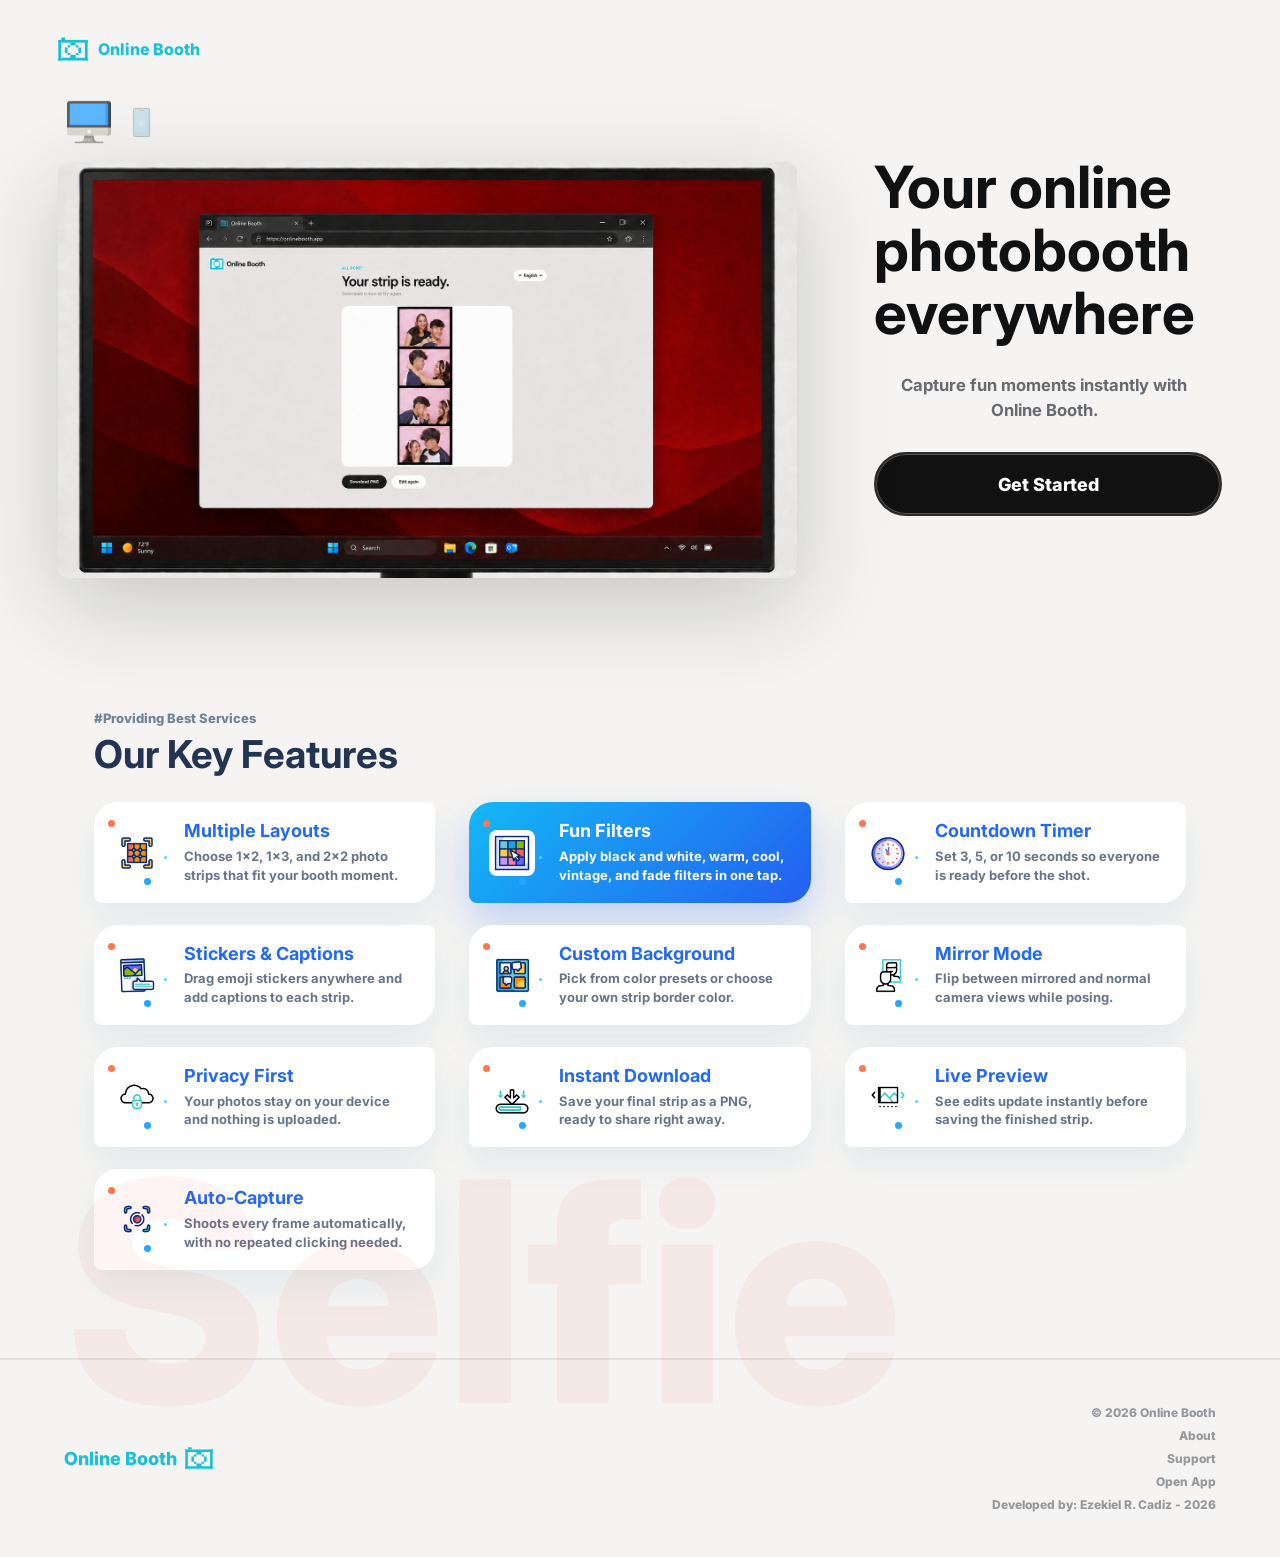
<file: index.html>
<!DOCTYPE html>
<html lang="en">
<head>
  <meta charset="UTF-8">
  <meta name="viewport" content="width=device-width, initial-scale=1.0">
  <title>Online Booth</title>
  <link rel="icon" type="image/svg+xml" href="assets/camera-svgrepo-com.svg">
  <link rel="preconnect" href="https://fonts.googleapis.com">
  <link rel="preconnect" href="https://fonts.gstatic.com" crossorigin>
  <link href="https://fonts.googleapis.com/css2?family=Inter:wght@500;600;700;800&display=swap" rel="stylesheet">
  <link rel="stylesheet" href="styles.css">
</head>
<body class="scroll-reveal-enabled">
  <div class="curtain-loader" aria-hidden="true">
    <span class="curtain-panel curtain-panel-left"></span>
    <span class="curtain-panel curtain-panel-right"></span>
  </div>

  <main class="hero">
    <nav class="brand" aria-label="Primary">
      <a class="brand-mark" href="index.html">
        <span class="brand-icon"><img src="assets/camera-svgrepo-com.svg" alt=""></span>
        <span>Online Booth</span>
      </a>
    </nav>

    <section class="hero-grid" aria-labelledby="hero-title">
      <div class="preview-panel">
        <div class="device-view-indicator" aria-label="Current preview mode">
          <span class="device-view-icon desktop-view-icon" aria-label="Desktop view">
            <img src="assets/desktop.png" alt="">
          </span>
          <span class="device-view-icon phone-view-icon" aria-label="Mobile view">
            <img src="assets/phone.png" alt="">
          </span>
        </div>

        <div class="device-preview-scene">
          <img class="desktop-preview-image" src="assets/online-booth-pc.png" alt="Online Booth strip ready preview displayed on a desktop computer">
          <img class="phone-preview-image" src="assets/online-booth-phone-preview.png" alt="Online Booth strip ready preview on a mobile phone">
        </div>
      </div>

      <div class="hero-copy">
        <h1 id="hero-title">Your online photobooth everywhere</h1>
        <p>Capture fun moments instantly with Online Booth.</p>
        <a class="cta" href="photobooth.html">Get Started</a>
      </div>
    </section>

    <section class="features" aria-labelledby="features-title">
      <div class="features-heading">
        <p>#Providing Best Services</p>
        <h2 id="features-title">Our Key Features</h2>
      </div>

      <div class="features-grid">
        <article class="feature-card">
          <span class="feature-icon feature-gif" aria-hidden="true">
            <img src="assets/features/grid.gif" alt="">
          </span>
          <div>
            <h3>Multiple Layouts</h3>
            <p>Choose 1x2, 1x3, and 2x2 photo strips that fit your booth moment.</p>
          </div>
        </article>

        <article class="feature-card is-featured">
          <span class="feature-icon feature-gif" aria-hidden="true">
            <img src="assets/features/fun_filters.gif" alt="">
          </span>
          <div>
            <h3>Fun Filters</h3>
            <p>Apply black and white, warm, cool, vintage, and fade filters in one tap.</p>
          </div>
        </article>

        <article class="feature-card">
          <span class="feature-icon feature-gif" aria-hidden="true">
            <img src="assets/features/timer.gif" alt="">
          </span>
          <div>
            <h3>Countdown Timer</h3>
            <p>Set 3, 5, or 10 seconds so everyone is ready before the shot.</p>
          </div>
        </article>

        <article class="feature-card">
          <span class="feature-icon feature-gif" aria-hidden="true">
            <img src="assets/features/caption.gif" alt="">
          </span>
          <div>
            <h3>Stickers &amp; Captions</h3>
            <p>Drag emoji stickers anywhere and add captions to each strip.</p>
          </div>
        </article>

        <article class="feature-card">
          <span class="feature-icon feature-gif" aria-hidden="true">
            <img src="assets/features/background.gif" alt="">
          </span>
          <div>
            <h3>Custom Background</h3>
            <p>Pick from color presets or choose your own strip border color.</p>
          </div>
        </article>

        <article class="feature-card">
          <span class="feature-icon feature-gif" aria-hidden="true">
            <img src="assets/features/mirror.gif" alt="">
          </span>
          <div>
            <h3>Mirror Mode</h3>
            <p>Flip between mirrored and normal camera views while posing.</p>
          </div>
        </article>

        <article class="feature-card">
          <span class="feature-icon feature-gif" aria-hidden="true">
            <img src="assets/features/privacy.gif" alt="">
          </span>
          <div>
            <h3>Privacy First</h3>
            <p>Your photos stay on your device and nothing is uploaded.</p>
          </div>
        </article>

        <article class="feature-card">
          <span class="feature-icon feature-gif" aria-hidden="true">
            <img src="assets/features/download.gif" alt="">
          </span>
          <div>
            <h3>Instant Download</h3>
            <p>Save your final strip as a PNG, ready to share right away.</p>
          </div>
        </article>

        <article class="feature-card">
          <span class="feature-icon feature-gif" aria-hidden="true">
            <img src="assets/features/live.gif" alt="">
          </span>
          <div>
            <h3>Live Preview</h3>
            <p>See edits update instantly before saving the finished strip.</p>
          </div>
        </article>

        <article class="feature-card">
          <span class="feature-icon feature-gif" aria-hidden="true">
            <img src="assets/features/capture.gif" alt="">
          </span>
          <div>
            <h3>Auto-Capture</h3>
            <p>Shoots every frame automatically, with no repeated clicking needed.</p>
          </div>
        </article>
      </div>
    </section>
  </main>

  <section class="closing">
    <div class="footer-bg" aria-hidden="true">Selfie</div>
    <footer class="site-footer">
      <a class="footer-brand" href="index.html">
        <span>Online Booth</span>
        <img src="assets/camera-svgrepo-com.svg" alt="">
      </a>
      <div class="footer-info">
        <p>&copy; 2026 Online Booth</p>
        <button class="footer-link-button" type="button" data-about-open>About</button>
        <button class="footer-link-button" type="button" data-support-open>Support</button>
        <a href="photobooth.html">Open App</a>
        <p>Developed by: Ezekiel R. Cadiz - 2026</p>
      </div>
    </footer>
  </section>

  <div class="support-modal" id="support-modal" hidden>
    <div class="support-modal-backdrop" data-support-close></div>
    <section class="support-dialog" role="dialog" aria-modal="true" aria-labelledby="support-title">
      <button class="support-close" type="button" aria-label="Close support" data-support-close>&times;</button>
      <p class="section-kicker">Need help?</p>
      <h2 id="support-title">Support</h2>
      <div class="support-tabs" aria-label="Support options">
        <button class="support-tab is-active" type="button" data-support-tab="faq">FAQ</button>
        <button class="support-tab" type="button" data-support-tab="comment">Comment</button>
      </div>

      <div class="support-panel is-active" data-support-panel="faq">
        <article class="faq-item">
          <h3>Do I need to create an account?</h3>
          <p>No. Online Booth works instantly in your browser with no sign-up, no login, and no account required.</p>
        </article>
        <article class="faq-item">
          <h3>Are my photos saved or uploaded anywhere?</h3>
          <p>No. Your photos are processed on your device. Nothing is uploaded to a server, and refreshing or closing the tab clears the session.</p>
        </article>
        <article class="faq-item">
          <h3>Which browsers are supported?</h3>
          <p>Online Booth works in modern browsers that support camera access, including Chrome, Edge, Firefox, and Safari. It works best on desktop or laptop screens.</p>
        </article>
        <article class="faq-item">
          <h3>Why is my camera not showing up?</h3>
          <p>Your browser needs camera permission. Click the camera icon in the address bar, choose Allow, then reload. Also close apps that may already be using the camera.</p>
        </article>
        <article class="faq-item">
          <h3>Can I use Online Booth on mobile?</h3>
          <p>Yes, it works on modern mobile browsers, but the editing experience is smoother on a wider desktop or laptop screen.</p>
        </article>
        <article class="faq-item">
          <h3>How do I download my photo strip?</h3>
          <p>After your shots are taken and edited, open the result screen and click Download PNG to save the final strip to your device.</p>
        </article>
        <article class="faq-item">
          <h3>Can I change the layout mid-session?</h3>
          <p>Not while capturing. Choose your layout and timer before starting. To change them, retake the session and pick a new setup.</p>
        </article>
        <article class="faq-item">
          <h3>Is Online Booth free?</h3>
          <p>Yes. Online Booth is free to use, with no watermarks, hidden tiers, or paid downloads.</p>
        </article>
      </div>

      <form class="support-panel support-comment-form" data-support-panel="comment" hidden>
        <label>
          <span>Name</span>
          <input type="text" name="name" placeholder="Your name">
        </label>
        <label>
          <span>Email</span>
          <input type="email" name="email" placeholder="you@example.com">
        </label>
        <label>
          <span>Subject</span>
          <select name="subject">
            <option value="">Select a topic...</option>
            <option value="camera">Camera not working</option>
            <option value="download">Download issue</option>
            <option value="layout">Layout / strip question</option>
            <option value="bug">Found a bug</option>
            <option value="other">Other</option>
          </select>
        </label>
        <label>
          <span>Comment</span>
          <textarea name="comment" rows="4" placeholder="Tell us what happened..."></textarea>
        </label>
        <p class="support-form-status" aria-live="polite"></p>
        <button class="support-submit" type="submit">Send comment</button>
      </form>
    </section>
  </div>

  <div class="about-modal" id="about-modal" hidden>
    <div class="support-modal-backdrop" data-about-close></div>
    <section class="about-dialog" role="dialog" aria-modal="true" aria-labelledby="about-title">
      <button class="support-close" type="button" aria-label="Close about" data-about-close>&times;</button>
      <p class="section-kicker">About Online Booth</p>
      <h2 id="about-title">Made for the moment.</h2>

      <div class="about-story">
        <p>We all know that feeling when everyone is ready for a photo, but setting up takes too long. Online Booth was created to make capturing memories easier, faster, and more fun.</p>
        <p>Online Booth lets users take photobooth-style photos directly from their laptop or desktop browser. Just open the website, choose your layout, set the timer, pose, and capture your photo strip in seconds.</p>
        <p>It is designed for parties, school events, birthdays, celebrations, and simple moments with friends. No complicated setup is needed. Just open it and start snapping.</p>
        <p>Everything happens in a clean and simple way, giving users a smooth photobooth experience while keeping the fun and classic photo strip vibe.</p>
        <p>Online Booth is built to help people capture memories anytime, anywhere, one snap at a time.</p>
      </div>

      <div class="about-why">
        <p class="section-kicker">Why Online Booth</p>
        <div class="why-grid">
          <article class="why-card">
            <span>01</span>
            <h3>Capture the vibe.</h3>
            <p>More than just photos, Online Booth helps you save the feeling of the moment, the smiles, the fun, and the people you share it with.</p>
          </article>
          <article class="why-card">
            <span>02</span>
            <h3>Designed for quick fun.</h3>
            <p>Everything is made to be fast and smooth, so users can enjoy taking photos without worrying about complicated settings.</p>
          </article>
          <article class="why-card">
            <span>03</span>
            <h3>Your moment, your style.</h3>
            <p>Choose your layout, pose your way, and create a photo strip that feels personal, fun, and worth keeping.</p>
          </article>
        </div>
      </div>
    </section>
  </div>
  <script src="script.js"></script>
</body>
</html>
</file>
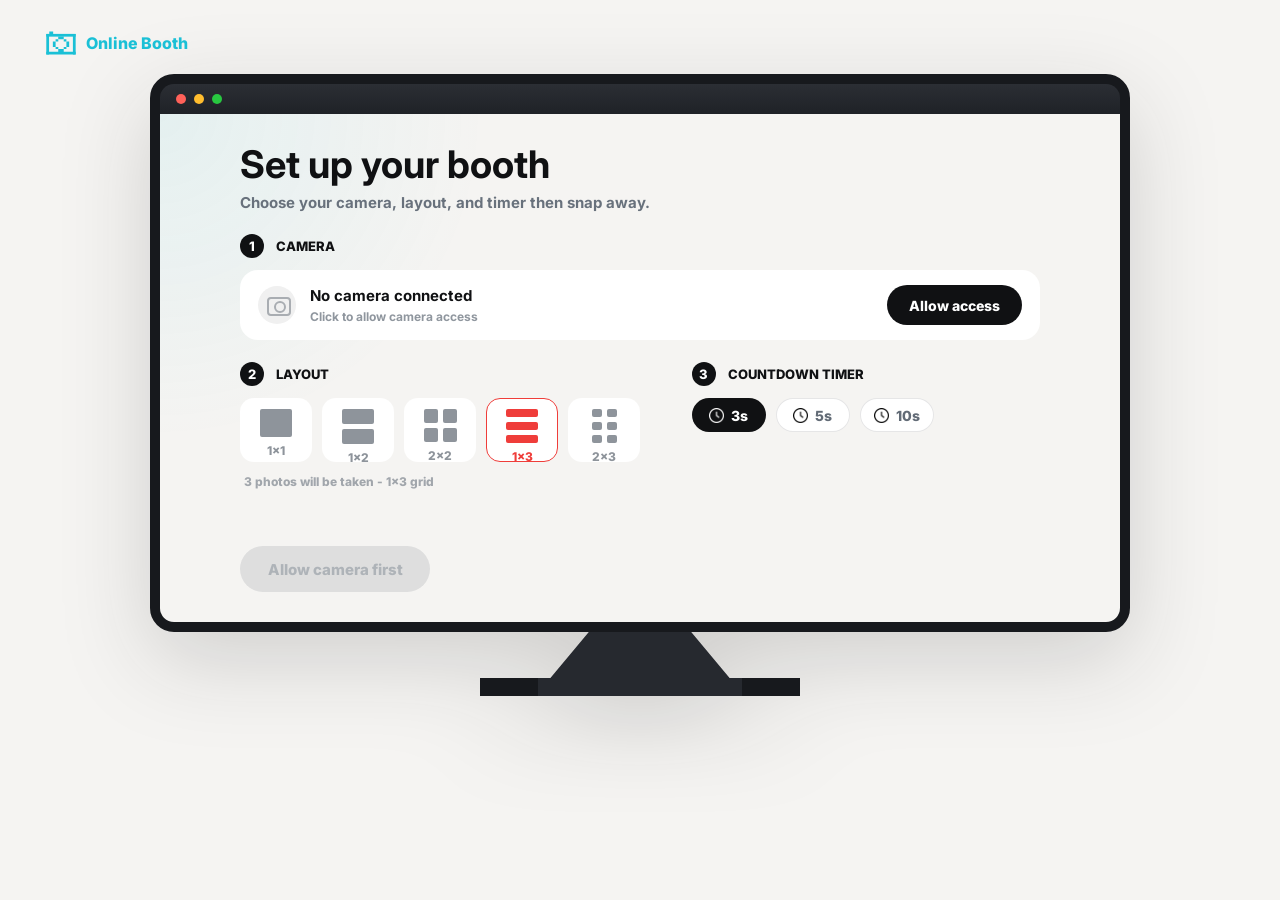
<file: edit.html>
<!DOCTYPE html>
<html lang="en">
<head>
  <meta charset="UTF-8">
  <meta name="viewport" content="width=device-width, initial-scale=1.0">
  <title>Online Booth | Edit Strip</title>
  <link rel="icon" type="image/svg+xml" href="assets/camera-svgrepo-com.svg">
  <link rel="preconnect" href="https://fonts.googleapis.com">
  <link rel="preconnect" href="https://fonts.gstatic.com" crossorigin>
  <link href="https://fonts.googleapis.com/css2?family=Inter:wght@500;600;700;800&display=swap" rel="stylesheet">
  <link rel="stylesheet" href="styles.css">
</head>
<body class="booth-page">
  <main class="edit-shell">
    <nav class="brand booth-brand" aria-label="Primary">
      <a class="brand-mark" href="index.html">
        <span class="brand-icon"><img src="assets/camera-svgrepo-com.svg" alt=""></span>
        <span>Online Booth</span>
      </a>
    </nav>

    <section class="edit-page" aria-labelledby="edit-title">
      <div class="edit-glow" aria-hidden="true"></div>
      <div class="edit-heading">
        <div>
          <p class="section-kicker">Almost ready</p>
          <h1 id="edit-title">Edit your strip</h1>
          <p>Add filters, a background color, stickers, and a caption.</p>
        </div>
        <a class="retake-button" href="photobooth.html">← Retake</a>
      </div>

      <div class="edit-layout">
        <div class="strip-preview-area">
          <div class="tablet-preview">
            <span class="tablet-camera" aria-hidden="true"></span>
            <div class="preview-frame">
              <div class="final-strip" id="final-strip"></div>
            </div>
          </div>
        </div>

        <div class="editor-dock">
          <div class="tool-tabs" aria-label="Editing tools">
            <button class="tool-tab is-active" type="button" data-tool="filter">Filter</button>
            <button class="tool-tab" type="button" data-tool="background">Background</button>
            <button class="tool-tab" type="button" data-tool="stickers">Stickers</button>
            <button class="tool-tab" type="button" data-tool="caption">Caption</button>
          </div>
          <button class="save-strip-button" type="button" id="save-strip">Save strip →</button>

          <section class="tool-panel is-active" data-tool-panel="filter">
            <h2>Filter</h2>
            <div class="tool-grid">
              <button class="tool-button is-active" type="button" data-filter="none">
                <span class="filter-sample sample-none" aria-hidden="true"></span>
                <span>None</span>
              </button>
              <button class="tool-button" type="button" data-filter="bw">
                <img class="filter-sample" src="assets/filter/b%26w.jpg" alt="">
                <span>B&amp;W</span>
              </button>
              <button class="tool-button" type="button" data-filter="warm">
                <img class="filter-sample" src="assets/filter/warm.avif" alt="">
                <span>Warm</span>
              </button>
              <button class="tool-button" type="button" data-filter="cool">
                <img class="filter-sample" src="assets/filter/cool.png" alt="">
                <span>Cool</span>
              </button>
              <button class="tool-button" type="button" data-filter="vintage">
                <img class="filter-sample" src="assets/filter/vintage.avif" alt="">
                <span>Vintage</span>
              </button>
              <button class="tool-button" type="button" data-filter="fade">
                <img class="filter-sample" src="assets/filter/fade.png" alt="">
                <span>Fade</span>
              </button>
            </div>
          </section>

          <section class="tool-panel" data-tool-panel="background" hidden>
            <div class="panel-heading">
              <h2>Background</h2>
              <span id="background-code">#E7E7E7</span>
            </div>
            <div class="swatches">
              <button class="swatch is-active" style="--swatch: #e7e7e7" type="button" data-color="#e7e7e7"></button>
              <button class="swatch" style="--swatch: #111111" type="button" data-color="#111111"></button>
              <button class="swatch" style="--swatch: #ef3d3a" type="button" data-color="#ef3d3a"></button>
              <button class="swatch" style="--swatch: #f59e0b" type="button" data-color="#f59e0b"></button>
              <button class="swatch" style="--swatch: #3b82f6" type="button" data-color="#3b82f6"></button>
              <button class="swatch" style="--swatch: #7c5cf6" type="button" data-color="#7c5cf6"></button>
            </div>
            <label class="custom-color">
              <input type="color" id="custom-color" value="#e7e7e7">
              <span>Custom color...</span>
            </label>
          </section>

          <section class="tool-panel" data-tool-panel="stickers" hidden>
            <h2>Stickers</h2>
            <div class="sticker-panel-layout">
              <div class="sticker-grid">
                <button type="button" data-sticker="🌟">🌟</button>
                <button type="button" data-sticker="💖">💖</button>
                <button type="button" data-sticker="🎉">🎉</button>
                <button type="button" data-sticker="✨">✨</button>
                <button type="button" data-sticker="🌈">🌈</button>
                <button type="button" data-sticker="🔥">🔥</button>
                <button type="button" data-sticker="🌸">🌸</button>
                <button type="button" data-sticker="😎">😎</button>
                <button type="button" data-sticker="🎀">🎀</button>
                <button type="button" data-sticker="🦋">🦋</button>
                <button type="button" data-sticker="💫">💫</button>
                <button type="button" data-sticker="⭐">⭐</button>
                <button type="button" data-sticker="💅">💅</button>
                <button type="button" data-sticker="👑">👑</button>
                <button type="button" data-sticker="💎">💎</button>
                <button type="button" data-sticker="🫶">🫶</button>
                <button type="button" data-sticker="😂">😂</button>
                <button type="button" data-sticker="🥳">🥳</button>
                <button type="button" data-sticker="💯">💯</button>
                <button type="button" data-sticker="📸">📸</button>
                <button type="button" data-sticker="🧡">🧡</button>
                <button type="button" data-sticker="💜">💜</button>
                <button type="button" data-sticker="💙">💙</button>
                <button type="button" data-sticker="🤍">🤍</button>
                <button type="button" data-sticker="🖤">🖤</button>
                <button type="button" data-sticker="🌙">🌙</button>
                <button type="button" data-sticker="☁️">☁️</button>
                <button type="button" data-sticker="🍒">🍒</button>
                <button type="button" data-sticker="🍓">🍓</button>
                <button type="button" data-sticker="⚡">⚡</button>
              </div>
              <div class="sticker-controls">
                <label class="sticker-size-control">
                  <span>Sticker height</span>
                  <input type="range" id="sticker-size" min="20" max="84" value="38">
                </label>
                <label class="sticker-size-control">
                  <span>Sticker rotation</span>
                  <input type="range" id="sticker-rotation" min="-180" max="180" value="0">
                </label>
                <div class="sticker-actions">
                  <button class="sticker-action" type="button" id="remove-sticker">Remove selected</button>
                  <button class="sticker-action danger" type="button" id="clear-stickers">Clear all</button>
                </div>
              </div>
            </div>
          </section>

          <section class="tool-panel" data-tool-panel="caption" hidden>
            <h2>Caption</h2>
            <div class="caption-standard">
              <div class="caption-position" aria-label="Caption position">
                <button class="caption-position-button" type="button" data-caption-position="top">Top</button>
                <button class="caption-position-button is-active" type="button" data-caption-position="bottom">Bottom</button>
              </div>
              <textarea class="caption-input" maxlength="20" placeholder="Add a caption..."></textarea>
              <p class="caption-count">0/20</p>
            </div>
            <div class="caption-single" hidden>
              <label class="caption-field">
                <span>Top caption</span>
                <input class="caption-input-top" maxlength="20" type="text" placeholder="Top text">
                <small class="caption-count-top">0/20</small>
              </label>
              <label class="caption-field">
                <span>Bottom caption</span>
                <input class="caption-input-bottom" maxlength="20" type="text" placeholder="Bottom text">
                <small class="caption-count-bottom">0/20</small>
              </label>
            </div>
          </section>

        </div>
      </div>
    </section>
  </main>
  <script src="script.js"></script>
</body>
</html>
</file>
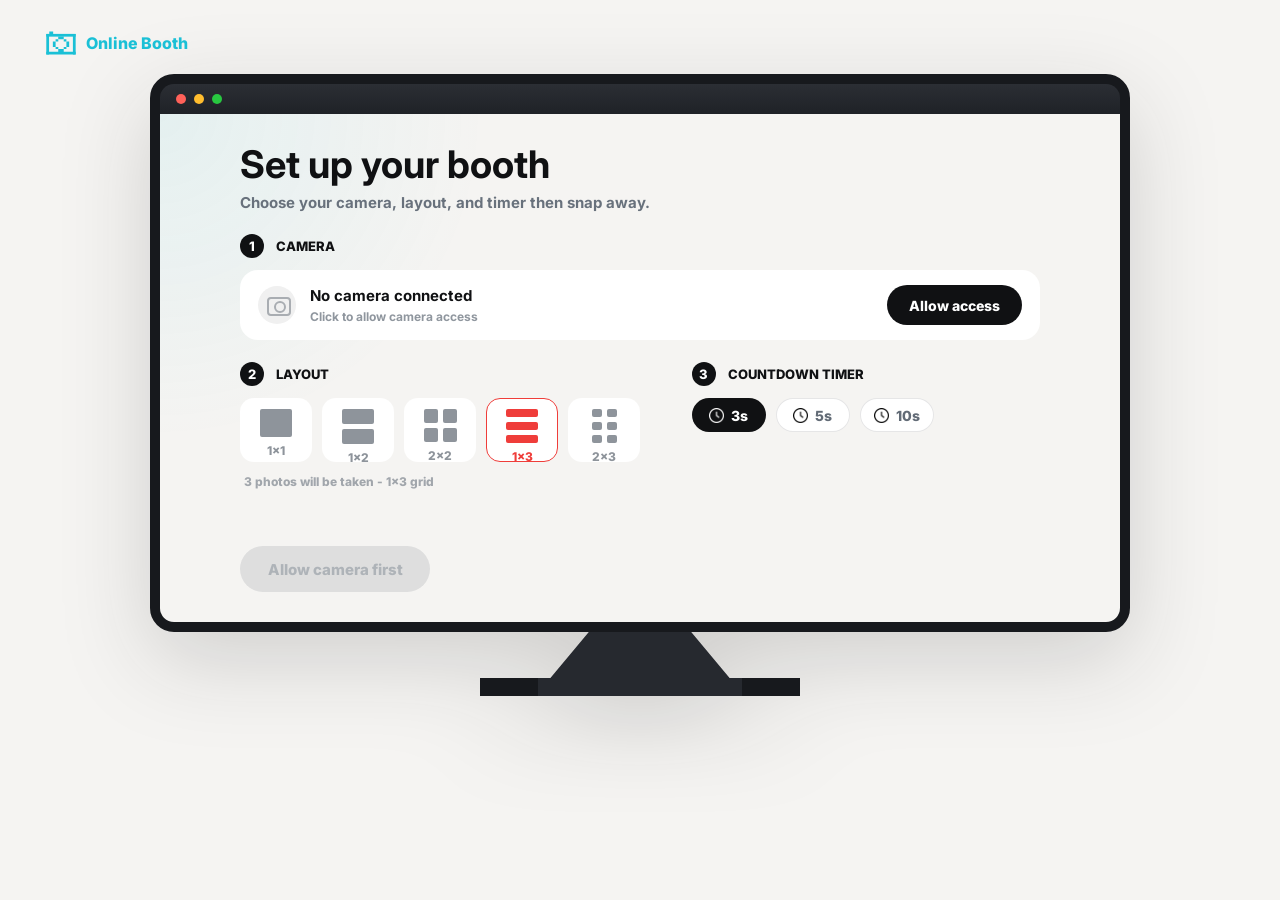
<file: photobooth.html>
<!DOCTYPE html>
<html lang="en">
<head>
  <meta charset="UTF-8">
  <meta name="viewport" content="width=device-width, initial-scale=1.0">
  <title>Online Booth | Photobooth</title>
  <link rel="icon" type="image/svg+xml" href="assets/camera-svgrepo-com.svg">
  <link rel="preconnect" href="https://fonts.googleapis.com">
  <link rel="preconnect" href="https://fonts.gstatic.com" crossorigin>
  <link href="https://fonts.googleapis.com/css2?family=Inter:wght@500;600;700;800&display=swap" rel="stylesheet">
  <link rel="stylesheet" href="styles.css">
</head>
<body class="booth-page">
  <main class="booth-shell">
    <nav class="brand booth-brand" aria-label="Primary">
      <a class="brand-mark" href="index.html">
        <span class="brand-icon"><img src="assets/camera-svgrepo-com.svg" alt=""></span>
        <span>Online Booth</span>
      </a>
    </nav>

    <div class="virtual-computer" id="setup-frame">
      <div class="virtual-screen">
        <div class="screen-bar" aria-hidden="true">
          <span></span>
          <span></span>
          <span></span>
        </div>
        <div class="screen-content">
          <section class="booth-setup" id="booth-setup" aria-labelledby="booth-title">
            <h1 id="booth-title">Set up your booth</h1>
            <p class="booth-lead">Choose your camera, layout, and timer then snap away.</p>

            <div class="setup-grid">
              <section class="setup-step setup-camera" aria-labelledby="camera-title">
                <div class="step-label">
                  <span>1</span>
                  <h2 id="camera-title">Camera</h2>
                </div>
                <div class="camera-panel">
                  <div class="camera-status">
                    <span class="camera-icon" aria-hidden="true"></span>
                    <div>
                      <h3 id="camera-status-title">No camera connected</h3>
                      <p id="camera-status-text">Click to allow camera access</p>
                    </div>
                  </div>
                  <span class="ready-status" id="ready-status" hidden>Ready</span>
                  <button class="booth-button" type="button" id="allow-camera">Allow access</button>
                </div>
              </section>

              <section class="setup-step" aria-labelledby="layout-title">
                <div class="step-label">
                  <span>2</span>
                  <h2 id="layout-title">Layout</h2>
              </div>
              <div class="layout-options" aria-label="Choose layout">
                <button class="layout-option" type="button" data-layout="1x1">
                  <span class="layout-bars one" aria-hidden="true"><span></span></span>
                  <span>1x1</span>
                </button>
                <button class="layout-option" type="button" data-layout="1x2">
                  <span class="layout-bars two" aria-hidden="true"><span></span><span></span></span>
                  <span>1x2</span>
                  </button>
                  <button class="layout-option" type="button" data-layout="2x2">
                    <span class="layout-bars four" aria-hidden="true"><span></span><span></span><span></span><span></span></span>
                    <span>2x2</span>
                  </button>
                  <button class="layout-option is-active" type="button" data-layout="1x3">
                    <span class="layout-bars three" aria-hidden="true"><span></span><span></span><span></span></span>
                    <span>1x3</span>
                  </button>
                  <button class="layout-option" type="button" data-layout="2x3">
                    <span class="layout-bars six" aria-hidden="true">
                      <span></span><span></span>
                      <span></span><span></span>
                      <span></span><span></span>
                    </span>
                    <span>2x3</span>
                  </button>
                </div>
                <p class="layout-note" id="layout-note">3 photos will be taken - 1x3 grid</p>
              </section>

              <section class="setup-step" aria-labelledby="timer-title">
                <div class="step-label">
                  <span>3</span>
                  <h2 id="timer-title">Countdown Timer</h2>
                </div>
                <div class="timer-options" aria-label="Choose countdown timer">
                  <button class="timer-option is-active" type="button"><img src="assets/clock.png" alt="">3s</button>
                  <button class="timer-option" type="button"><img src="assets/clock.png" alt="">5s</button>
                  <button class="timer-option" type="button"><img src="assets/clock.png" alt="">10s</button>
                </div>
              </section>

              <div class="setup-start">
                <button class="start-booth-button" type="button" id="start-booth" disabled>Allow camera first</button>
              </div>
            </div>
          </section>
        </div>
      </div>
      <div class="computer-stand" aria-hidden="true"></div>
    </div>

    <section class="booth-capture" id="booth-capture" aria-labelledby="capture-title" hidden>
      <div class="capture-top">
        <div>
          <h1 id="capture-title">Hit snap to start!</h1>
          <p id="capture-meta">Layout: 1x3 - Timer: 3s</p>
        </div>
        <div class="capture-controls">
          <span class="capture-dot is-active" aria-hidden="true"></span>
          <span class="capture-dot" aria-hidden="true"></span>
          <button class="cancel-button" type="button" id="cancel-capture">Cancel</button>
        </div>
      </div>

      <div class="capture-workspace">
        <div class="capture-stage">
          <video class="capture-preview is-mirrored" id="capture-preview" autoplay muted playsinline></video>
          <span class="capture-count" id="capture-count">0/3</span>
          <span class="countdown-overlay" id="countdown-overlay" hidden>3</span>
          <button class="mirror-button" type="button" id="mirror-camera">
            <img src="assets/mirror.svg" alt="">
            <span>Mirror</span>
          </button>
        </div>

        <div class="capture-strip">
          <div class="shot-slots" id="shot-slots"></div>
        </div>
      </div>

      <div class="capture-bottom">
        <button class="snap-button" type="button" id="snap-button">
          <img src="assets/camera-svgrepo-com.svg" alt="">
        </button>
      </div>
    </section>
  </main>
  <script src="script.js"></script>
</body>
</html>
</file>
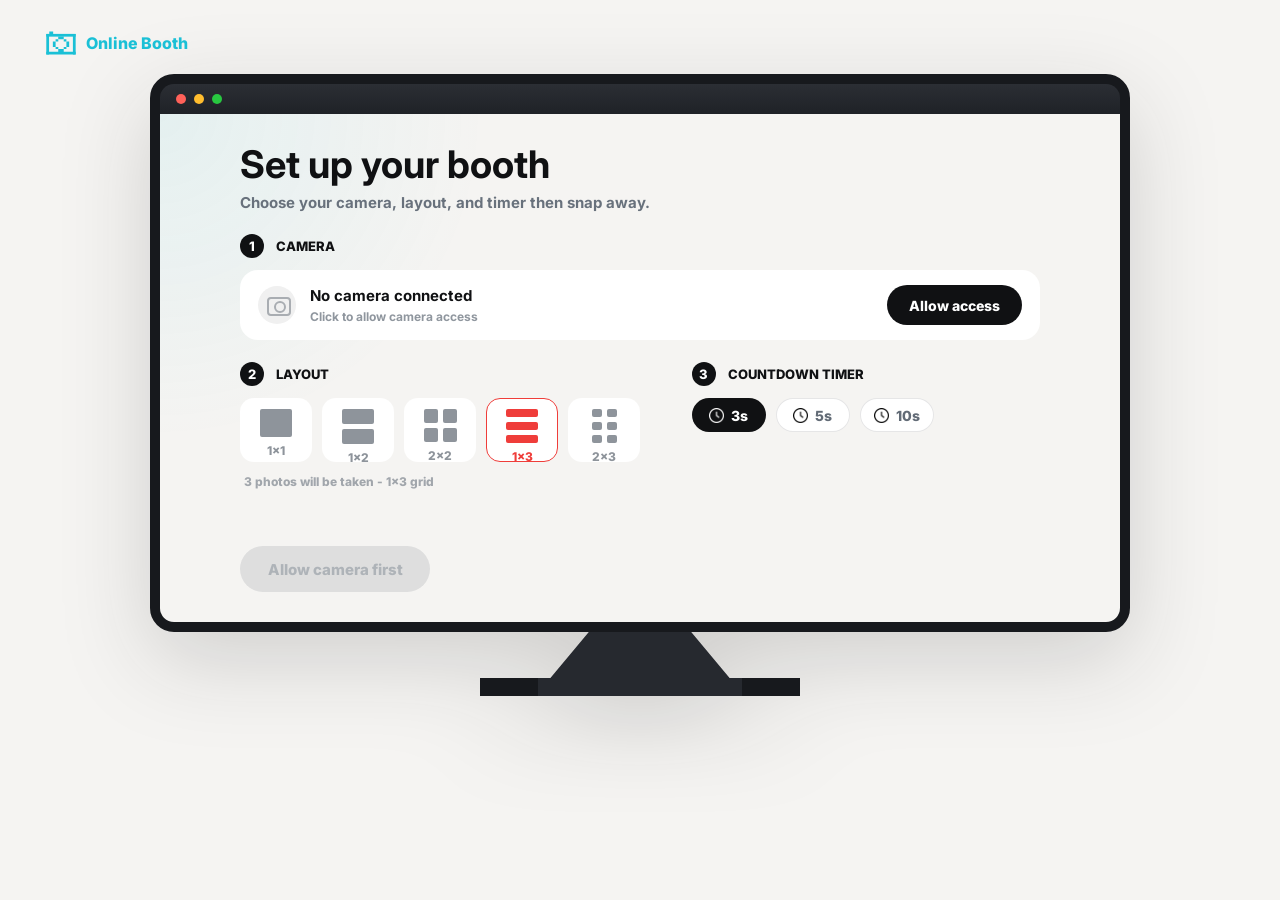
<file: ready.html>
<!DOCTYPE html>
<html lang="en">
<head>
  <meta charset="UTF-8">
  <meta name="viewport" content="width=device-width, initial-scale=1.0">
  <title>Online Booth | Strip Ready</title>
  <link rel="icon" type="image/svg+xml" href="assets/camera-svgrepo-com.svg">
  <link rel="preconnect" href="https://fonts.googleapis.com">
  <link rel="preconnect" href="https://fonts.gstatic.com" crossorigin>
  <link href="https://fonts.googleapis.com/css2?family=Inter:wght@500;600;700;800&display=swap" rel="stylesheet">
  <link rel="stylesheet" href="styles.css">
</head>
<body class="booth-page">
  <main class="ready-shell">
    <nav class="brand booth-brand" aria-label="Primary">
      <a class="brand-mark" href="index.html">
        <span class="brand-icon"><img src="assets/camera-svgrepo-com.svg" alt=""></span>
        <span>Online Booth</span>
      </a>
    </nav>

    <section class="ready-page" aria-labelledby="ready-title">
      <div class="ready-heading">
        <div>
          <h1 id="ready-title">Your strip is ready.</h1>
          <p>Download or retake to try again.</p>
        </div>
      </div>

      <div class="ready-preview-card">
        <div class="final-strip ready-strip" id="ready-strip"></div>
      </div>

      <div class="ready-actions">
        <button class="download-button" type="button" id="download-strip">Download PNG</button>
        <a class="edit-again-button" href="edit.html?restore=final">Edit again</a>
        <a class="home-button" href="index.html">Back to home</a>
      </div>
    </section>
  </main>
  <script src="script.js"></script>
</body>
</html>
</file>
<file: styles.css>
:root {
  --cyan: #1ac0d6;
  --blue: #2469f3;
  --soft-blue: #eaf8ff;
  --ink: #101113;
  --navy: #233452;
  --muted: #666b71;
  --paper: #f5f4f2;
  --white: #ffffff;
}

* {
  box-sizing: border-box;
}

html {
  min-height: 100%;
  overflow-x: clip;
}

body {
  min-height: 100vh;
  margin: 0;
  font-family: Inter, Arial, sans-serif;
  color: var(--ink);
  background: var(--paper);
  overflow-x: clip;
}

.curtain-loader {
  position: fixed;
  inset: 0;
  z-index: 9999;
  display: flex;
  pointer-events: none;
}

.curtain-panel {
  position: relative;
  flex: 1;
  overflow: hidden;
  background:
    linear-gradient(90deg, rgba(44, 0, 0, 0.4), transparent 16%, rgba(255, 255, 255, 0.1) 28%, transparent 44%, rgba(44, 0, 0, 0.42) 62%, transparent 76%),
    repeating-linear-gradient(90deg, #65070d 0 26px, #8f1018 26px 52px, #4d0509 52px 78px);
  box-shadow: inset 0 0 70px rgba(20, 0, 0, 0.55);
}

.curtain-panel::before {
  position: absolute;
  inset: 0;
  background:
    radial-gradient(circle at 50% -10%, rgba(255, 216, 160, 0.2), transparent 28%),
    linear-gradient(180deg, rgba(255, 255, 255, 0.08), transparent 16%, rgba(0, 0, 0, 0.28));
  content: "";
}

.curtain-panel-left {
  transform-origin: left center;
}

.curtain-panel-right {
  transform-origin: right center;
}

.curtain-ready .curtain-loader {
  animation: curtain-loader-exit 0.4s ease 2.4s forwards;
}

.curtain-ready .curtain-panel-left {
  animation: curtain-left-open 2s cubic-bezier(0.72, 0, 0.25, 1) 0.45s forwards;
}

.curtain-ready .curtain-panel-right {
  animation: curtain-right-open 2s cubic-bezier(0.72, 0, 0.25, 1) 0.45s forwards;
}

@keyframes curtain-left-open {
  to {
    transform: translateX(-102%);
  }
}

@keyframes curtain-right-open {
  to {
    transform: translateX(102%);
  }
}

@keyframes curtain-loader-exit {
  to {
    visibility: hidden;
  }
}

.hero {
  min-height: 100vh;
  padding: 34px clamp(20px, 5vw, 58px) 46px;
}

.brand {
  position: sticky;
  top: 18px;
  z-index: 20;
  width: fit-content;
  margin: 0 0 26px;
}

.brand-mark {
  display: inline-flex;
  align-items: center;
  gap: 10px;
  color: var(--cyan);
  font-weight: 800;
  text-decoration: none;
}

.brand-icon {
  display: inline-flex;
  width: 30px;
  height: 30px;
  align-items: center;
  justify-content: center;
}

.brand-icon img {
  width: 30px;
  height: 30px;
}

.hero-grid {
  display: grid;
  grid-template-columns: minmax(0, 1.36fr) minmax(300px, 0.64fr);
  gap: clamp(34px, 6vw, 84px);
  align-items: center;
  max-width: 1440px;
  margin: 0 auto;
}

.preview-panel {
  display: grid;
  gap: 12px;
  justify-items: center;
  width: 100%;
  justify-self: center;
}

.device-view-indicator {
  display: flex;
  width: 100%;
  align-items: center;
  justify-content: flex-start;
  gap: 0;
}

.device-view-icon {
  display: inline-grid;
  width: 62px;
  height: 52px;
  place-items: center;
  border: 0;
  opacity: 0.24;
  filter: grayscale(0.2) saturate(0.75);
  transition: filter 0.2s ease, opacity 0.2s ease, transform 0.2s ease;
}

.device-view-icon img {
  width: 44px;
  height: 44px;
  object-fit: contain;
}

.phone-view-icon {
  width: 42px;
  height: 56px;
}

.phone-view-icon img {
  width: 35px;
  height: 47px;
}

.desktop-view-icon {
  opacity: 1;
  filter: saturate(1.35) brightness(1.08);
}

.device-preview-scene {
  position: relative;
  width: 100%;
}

.desktop-preview-image,
.phone-preview-image {
  display: block;
  width: 100%;
  height: auto;
  filter: drop-shadow(0 26px 48px rgba(16, 17, 19, 0.2));
}

.desktop-preview-image {
  border-radius: 10px;
}

.phone-preview-image {
  display: none;
  width: clamp(118px, 42vw, 150px);
  margin: 0 auto;
  border-radius: 12px;
}

.hero-copy {
  max-width: 430px;
}

.hero-copy h1 {
  margin: 0;
  font-size: clamp(44px, 4.55vw, 72px);
  line-height: 1.08;
  letter-spacing: 0;
}

.hero-copy p {
  max-width: 340px;
  margin: 28px 0;
  color: var(--muted);
  font-size: clamp(16px, 1.3vw, 20px);
  font-weight: 700;
  line-height: 1.55;
  text-align: center;
}

.cta {
  display: inline-flex;
  align-items: center;
  justify-content: center;
  width: min(360px, 100%);
  min-height: 64px;
  border: 2px solid #2c2c2c;
  border-radius: 999px;
  background: #111111;
  color: var(--white);
  font-size: 18px;
  font-weight: 800;
  text-decoration: none;
  box-shadow: inset 0 0 0 1px rgba(255, 255, 255, 0.28);
}

.not-found-page {
  overflow: hidden;
  background:
    radial-gradient(circle at 18% 22%, rgba(26, 192, 214, 0.14), transparent 24%),
    radial-gradient(circle at 78% 12%, rgba(239, 61, 58, 0.12), transparent 24%),
    linear-gradient(135deg, #f7f6f4 0%, #edf7fa 100%);
}

.not-found-shell {
  position: relative;
  display: grid;
  min-height: 100vh;
  padding: 34px clamp(22px, 5vw, 58px) 46px;
}

.not-found-shell::before {
  position: absolute;
  right: -8vw;
  bottom: -8vw;
  color: rgba(239, 61, 58, 0.05);
  font-size: clamp(180px, 32vw, 430px);
  font-weight: 800;
  line-height: 0.8;
  content: "Booth";
  pointer-events: none;
}

.not-found-brand {
  position: relative;
  z-index: 1;
  align-self: start;
}

.not-found-content {
  position: relative;
  z-index: 1;
  display: grid;
  width: min(780px, 100%);
  justify-items: center;
  align-self: center;
  justify-self: center;
  text-align: center;
}

.not-found-strip {
  display: grid;
  width: 104px;
  gap: 6px;
  margin-bottom: 20px;
  padding: 10px;
  border-radius: 12px;
  background: #ffffff;
  box-shadow: 0 18px 38px rgba(16, 17, 19, 0.14);
  transform: rotate(-4deg);
}

.not-found-strip span {
  display: block;
  aspect-ratio: 4 / 3;
  border-radius: 6px;
  background:
    linear-gradient(135deg, rgba(26, 192, 214, 0.2), transparent 52%),
    linear-gradient(45deg, #ffe1e6, #ffffff);
}

.not-found-code {
  margin: 0;
  color: #ef3d3a;
  font-size: clamp(92px, 18vw, 210px);
  font-weight: 800;
  line-height: 0.86;
  letter-spacing: 0;
}

.not-found-content h1 {
  margin: 26px 0 0;
  color: var(--ink);
  font-size: clamp(38px, 7vw, 74px);
  line-height: 1;
  letter-spacing: 0;
}

.not-found-copy {
  max-width: 520px;
  margin: 22px 0 32px;
  color: #69717c;
  font-size: clamp(15px, 2vw, 18px);
  font-weight: 700;
  line-height: 1.6;
}

.not-found-button {
  display: inline-flex;
  min-width: 220px;
  min-height: 52px;
  align-items: center;
  justify-content: center;
  border-radius: 999px;
  background: var(--ink);
  color: var(--white);
  font-size: 14px;
  font-weight: 800;
  text-decoration: none;
  box-shadow: inset 0 0 0 1px rgba(255, 255, 255, 0.25), 0 16px 30px rgba(16, 17, 19, 0.12);
}

.features {
  max-width: 1440px;
  margin: clamp(54px, 8vw, 96px) auto 0;
  padding: 36px clamp(18px, 3vw, 36px) 42px;
}

.features-heading {
  margin-bottom: 28px;
}

.features-heading p {
  margin: 0 0 8px;
  color: #6f8499;
  font-size: 13px;
  font-weight: 800;
}

.features-heading h2 {
  margin: 0;
  color: var(--navy);
  font-size: clamp(30px, 3vw, 44px);
  line-height: 1.05;
  letter-spacing: 0;
}

.features-grid {
  display: grid;
  grid-template-columns: repeat(3, minmax(0, 1fr));
  gap: 22px 34px;
}

.feature-card {
  position: relative;
  display: grid;
  grid-template-columns: 54px minmax(0, 1fr);
  gap: 16px;
  align-items: center;
  min-height: 92px;
  padding: 18px 20px;
  overflow: hidden;
  border-radius: 24px 8px 24px 8px;
  background: var(--white);
  box-shadow: 0 16px 34px rgba(28, 119, 178, 0.08);
}

.feature-card::before,
.feature-card::after {
  position: absolute;
  width: 7px;
  height: 7px;
  border-radius: 50%;
  content: "";
}

.feature-card::before {
  top: 18px;
  left: 14px;
  background: #ff784d;
}

.feature-card::after {
  bottom: 18px;
  left: 50px;
  background: #26a7ff;
  box-shadow: 18px -24px 0 -2px #50d3ff;
}

.feature-card h3 {
  margin: 0 0 5px;
  color: var(--blue);
  font-size: 18px;
  line-height: 1.2;
}

.feature-card p {
  margin: 0;
  color: #677489;
  font-size: 13px;
  font-weight: 700;
  line-height: 1.45;
}

.feature-card.is-featured {
  background: linear-gradient(135deg, #13b8f5 0%, #245ff0 100%);
  box-shadow: 0 18px 38px rgba(36, 105, 243, 0.26);
}

.feature-card.is-featured h3,
.feature-card.is-featured p {
  color: var(--white);
}

.feature-icon {
  position: relative;
  display: block;
  width: 46px;
  height: 46px;
  border: 2px solid #2faeff;
  border-radius: 8px;
  background: #f1fbff;
}

.feature-icon::before,
.feature-icon::after {
  position: absolute;
  content: "";
}

.is-featured .feature-icon {
  border-color: rgba(255, 255, 255, 0.78);
  background: rgba(255, 255, 255, 0.18);
}

.feature-gif {
  display: grid;
  place-items: center;
  overflow: hidden;
  border: 0;
  background: transparent;
}

.is-featured .feature-gif {
  border: 0;
  background: transparent;
}

.feature-gif img {
  display: block;
  width: 46px;
  height: 46px;
  object-fit: cover;
  border-radius: 0;
  transition: opacity 0.25s ease, transform 0.25s ease;
}

.scroll-reveal-enabled .features-heading:not(.is-visible),
.scroll-reveal-enabled .feature-card:not(.is-visible) {
  opacity: 0;
  transform: translateY(90px);
}

.scroll-reveal-enabled .features-heading.is-visible,
.scroll-reveal-enabled .feature-card.is-visible {
  opacity: 1;
  transform: translateY(0);
  animation: reveal-rise-up 0.85s cubic-bezier(0.2, 0.8, 0.2, 1) both;
}

@keyframes reveal-rise-up {
  from {
    opacity: 0;
    transform: translateY(90px);
  }

  to {
    opacity: 1;
    transform: translateY(0);
  }
}

.closing {
  position: relative;
  overflow: visible;
  border-top: 1px solid rgba(16, 17, 19, 0.08);
  background: var(--paper);
}

.site-footer {
  position: relative;
  display: flex;
  min-height: 198px;
  align-items: center;
  justify-content: space-between;
  gap: 32px;
  max-width: 1440px;
  margin: 0 auto;
  padding: 44px clamp(28px, 5vw, 80px);
  border-top: 1px solid rgba(16, 17, 19, 0.08);
}

.footer-bg {
  position: absolute;
  top: -178px;
  left: 5%;
  z-index: 0;
  color: rgba(255, 48, 42, 0.05);
  font-size: clamp(170px, 24vw, 340px);
  font-weight: 800;
  line-height: 0.72;
  white-space: nowrap;
  pointer-events: none;
}

.footer-brand,
.footer-info {
  position: relative;
  z-index: 1;
}

.footer-brand {
  display: inline-flex;
  align-items: center;
  gap: 8px;
  color: var(--cyan);
  font-size: 18px;
  font-weight: 800;
  text-decoration: none;
}

.footer-brand img {
  width: 28px;
  height: 28px;
}

.footer-info {
  display: grid;
  gap: 8px;
  justify-items: end;
  color: #94999f;
  font-size: 12px;
  font-weight: 800;
  text-align: right;
}

.footer-info p {
  margin: 0;
}

.footer-info a {
  color: inherit;
  text-decoration: none;
}

.footer-info a:hover {
  color: var(--cyan);
}

.footer-link-button {
  border: 0;
  padding: 0;
  background: transparent;
  color: inherit;
  font: inherit;
  font-weight: inherit;
  cursor: pointer;
}

.footer-link-button:hover {
  color: var(--cyan);
}

.support-modal[hidden] {
  display: none;
}

.support-modal,
.about-modal {
  position: fixed;
  inset: 0;
  z-index: 9000;
  display: grid;
  place-items: center;
  padding: 22px;
}

.about-modal[hidden] {
  display: none;
}

.support-modal-backdrop {
  position: absolute;
  inset: 0;
  background: rgba(16, 17, 19, 0.42);
  backdrop-filter: blur(8px);
}

.support-dialog {
  position: relative;
  z-index: 1;
  width: min(480px, 100%);
  max-height: min(680px, 88vh);
  overflow: auto;
  padding: 26px;
  border: 1px solid rgba(16, 17, 19, 0.08);
  border-radius: 20px;
  background: rgba(255, 255, 255, 0.96);
  box-shadow: 0 28px 70px rgba(16, 17, 19, 0.24);
}

.support-close {
  position: absolute;
  top: 16px;
  right: 16px;
  display: grid;
  width: 34px;
  height: 34px;
  place-items: center;
  border: 0;
  border-radius: 50%;
  background: #f2f3f5;
  color: var(--ink);
  font-size: 24px;
  line-height: 1;
  cursor: pointer;
}

.support-dialog h2 {
  margin: 0 0 18px;
  color: var(--ink);
  font-size: 34px;
  line-height: 1;
}

.support-tabs {
  display: grid;
  grid-template-columns: repeat(2, 1fr);
  gap: 8px;
  margin-bottom: 18px;
  padding: 5px;
  border-radius: 999px;
  background: #f1f3f5;
}

.support-tab {
  min-height: 40px;
  border: 0;
  border-radius: 999px;
  background: transparent;
  color: #69717c;
  font: inherit;
  font-size: 13px;
  font-weight: 800;
  cursor: pointer;
}

.support-tab.is-active {
  background: var(--ink);
  color: var(--white);
  box-shadow: 0 10px 24px rgba(16, 17, 19, 0.14);
}

.support-panel {
  display: grid;
  gap: 10px;
}

.support-panel[hidden] {
  display: none;
}

.faq-item {
  padding: 16px;
  border-radius: 14px;
  background: #f7f9fb;
}

.faq-item h3 {
  margin: 0 0 6px;
  color: var(--blue);
  font-size: 15px;
  line-height: 1.25;
}

.faq-item p {
  margin: 0;
  color: #68717c;
  font-size: 13px;
  font-weight: 700;
  line-height: 1.45;
}

.support-comment-form label {
  display: grid;
  gap: 7px;
  color: #626b76;
  font-size: 12px;
  font-weight: 800;
}

.support-comment-form input,
.support-comment-form select,
.support-comment-form textarea {
  width: 100%;
  border: 0;
  border-radius: 12px;
  padding: 12px;
  background: #f2f3f5;
  color: var(--ink);
  font: inherit;
  font-size: 13px;
  font-weight: 700;
}

.support-comment-form select {
  appearance: auto;
  cursor: pointer;
}

.support-comment-form textarea {
  resize: vertical;
}

.support-form-status {
  min-height: 18px;
  margin: 0;
  color: #68717c;
  font-size: 12px;
  font-weight: 800;
  user-select: none;
}

.support-form-status.is-error {
  color: #ef3d3a;
}

.support-form-status.is-success {
  color: #059669;
}

.support-submit {
  min-height: 44px;
  border: 0;
  border-radius: 999px;
  background: var(--cyan);
  color: var(--white);
  font: inherit;
  font-size: 14px;
  font-weight: 800;
  cursor: pointer;
}

.about-dialog {
  position: relative;
  z-index: 1;
  width: min(860px, 100%);
  max-height: min(760px, 88vh);
  overflow: auto;
  padding: clamp(26px, 4vw, 44px);
  border: 1px solid rgba(16, 17, 19, 0.08);
  border-radius: 24px;
  background:
    radial-gradient(circle at 92% 8%, rgba(26, 192, 214, 0.12), transparent 28%),
    rgba(255, 255, 255, 0.97);
  box-shadow: 0 30px 80px rgba(16, 17, 19, 0.26);
}

.about-dialog h2 {
  max-width: 620px;
  margin: 0 0 22px;
  color: var(--ink);
  font-size: clamp(42px, 6vw, 74px);
  line-height: 0.95;
  letter-spacing: 0;
}

.about-story {
  display: grid;
  max-width: 720px;
  gap: 14px;
  margin-bottom: 34px;
}

.about-story p {
  margin: 0;
  color: #5f6873;
  font-size: clamp(14px, 1.5vw, 16px);
  font-weight: 700;
  line-height: 1.7;
}

.about-why {
  padding-top: 26px;
  border-top: 1px solid rgba(16, 17, 19, 0.08);
}

.why-grid {
  display: grid;
  grid-template-columns: repeat(3, minmax(0, 1fr));
  gap: 14px;
  margin-top: 14px;
}

.why-card {
  padding: 18px;
  border-radius: 16px;
  background: #f7f9fb;
}

.why-card span {
  display: inline-flex;
  margin-bottom: 14px;
  color: var(--cyan);
  font-size: 12px;
  font-weight: 800;
}

.why-card h3 {
  margin: 0 0 8px;
  color: var(--blue);
  font-size: 18px;
  line-height: 1.18;
}

.why-card p {
  margin: 0;
  color: #66707b;
  font-size: 13px;
  font-weight: 700;
  line-height: 1.5;
}

.booth-page {
  background: var(--paper);
}

.booth-shell {
  min-height: 100vh;
  padding: 28px clamp(18px, 4vw, 46px) 42px;
}

.booth-brand {
  margin-bottom: 12px;
}

.booth-setup {
  max-width: 800px;
  margin: 0 auto;
}

.virtual-computer {
  width: min(980px, 100%);
  margin: 0 auto;
  filter: drop-shadow(0 28px 44px rgba(16, 17, 19, 0.16));
}

.virtual-computer[hidden] {
  display: none;
}

.virtual-screen {
  overflow: hidden;
  border: 10px solid #17191d;
  border-radius: 24px;
  background: #17191d;
}

.screen-bar {
  display: flex;
  align-items: center;
  gap: 8px;
  height: 30px;
  padding: 0 16px;
  background: linear-gradient(180deg, #2b2e34 0%, #1f2227 100%);
}

.screen-bar span {
  width: 10px;
  height: 10px;
  border-radius: 50%;
}

.screen-bar span:nth-child(1) {
  background: #ff6159;
}

.screen-bar span:nth-child(2) {
  background: #ffbd2e;
}

.screen-bar span:nth-child(3) {
  background: #28c840;
}

.screen-content {
  min-height: 470px;
  max-height: none;
  overflow: visible;
  padding: 30px clamp(20px, 4vw, 54px) 30px;
  background:
    radial-gradient(circle at top left, rgba(26, 192, 214, 0.08), transparent 30%),
    var(--paper);
}

.computer-stand {
  display: block;
  width: min(320px, 42%);
  height: 64px;
  margin: 0 auto;
  background:
    linear-gradient(90deg, transparent 0 18%, #26292f 18% 82%, transparent 82%),
    linear-gradient(#17191d 0 0) center bottom / 100% 18px no-repeat;
  clip-path: polygon(34% 0, 66% 0, 78% 72%, 100% 72%, 100% 100%, 0 100%, 0 72%, 22% 72%);
}

.booth-setup h1 {
  margin: 0;
  color: var(--ink);
  font-size: clamp(30px, 3vw, 38px);
  line-height: 1.08;
  letter-spacing: 0;
}

.booth-lead {
  margin: 8px 0 22px;
  color: #68717c;
  font-size: 15px;
  font-weight: 700;
}

.setup-step {
  margin-top: 0;
}

.setup-grid {
  display: grid;
  grid-template-columns: minmax(0, 1.1fr) minmax(220px, 0.9fr);
  gap: 22px 26px;
  align-items: start;
}

.setup-camera {
  grid-column: 1 / -1;
}

.step-label {
  display: flex;
  align-items: center;
  gap: 12px;
  margin-bottom: 12px;
}

.step-label span {
  display: inline-grid;
  width: 24px;
  height: 24px;
  place-items: center;
  border-radius: 50%;
  background: var(--ink);
  color: var(--white);
  font-size: 13px;
  font-weight: 800;
}

.step-label h2 {
  margin: 0;
  color: var(--ink);
  font-size: 13px;
  font-weight: 800;
  line-height: 1;
  text-transform: uppercase;
}

.camera-panel {
  display: flex;
  align-items: center;
  justify-content: space-between;
  gap: 22px;
  min-height: 70px;
  padding: 15px 18px;
  border-radius: 18px;
  background: var(--white);
}

.camera-status {
  display: flex;
  align-items: center;
  gap: 14px;
}

.camera-icon {
  position: relative;
  display: inline-block;
  width: 38px;
  height: 38px;
  border-radius: 50%;
  background: #f0f0f0;
}

.camera-icon::before {
  position: absolute;
  top: 11px;
  left: 9px;
  width: 20px;
  height: 15px;
  border: 2px solid #a9adb2;
  border-radius: 4px;
  content: "";
}

.camera-icon::after {
  position: absolute;
  top: 15px;
  left: 16px;
  width: 8px;
  height: 8px;
  border: 2px solid #a9adb2;
  border-radius: 50%;
  content: "";
}

.camera-status.is-ready .camera-icon {
  background: #d9fbe5;
}

.camera-status.is-ready .camera-icon::before,
.camera-status.is-ready .camera-icon::after {
  border-color: #00c45a;
}

.camera-status h3 {
  margin: 0 0 4px;
  color: var(--ink);
  font-size: 15px;
  line-height: 1.2;
}

.camera-status p {
  margin: 0;
  color: #8f969e;
  font-size: 12px;
  font-weight: 700;
}

.ready-status {
  position: relative;
  margin-left: auto;
  color: #00b950;
  font-size: 13px;
  font-weight: 800;
}

.ready-status::before {
  display: inline-block;
  width: 8px;
  height: 8px;
  margin-right: 7px;
  border-radius: 50%;
  background: currentColor;
  content: "";
}

.booth-button,
.timer-option {
  border: 0;
  border-radius: 999px;
  background: var(--ink);
  color: var(--white);
  font: inherit;
  font-weight: 800;
  cursor: pointer;
}

.booth-button {
  min-width: 130px;
  min-height: 40px;
  padding: 0 22px;
  font-size: 14px;
}

.booth-button[hidden] {
  display: none;
}

.layout-options,
.timer-options {
  display: flex;
  flex-wrap: wrap;
  gap: 10px;
}

.layout-option {
  display: grid;
  width: 72px;
  height: 64px;
  place-items: center;
  gap: 6px;
  padding: 10px;
  border: 1px solid transparent;
  border-radius: 14px;
  background: var(--white);
  color: #8e949b;
  font: inherit;
  font-size: 12px;
  font-weight: 800;
  cursor: pointer;
}

.layout-option.is-active {
  border-color: #ef3d3a;
  color: #ef3d3a;
}

.layout-bars {
  display: grid;
  gap: 5px;
  width: 32px;
}

.layout-bars span {
  display: block;
  border-radius: 2px;
  background: currentColor;
}

.layout-bars.one {
  grid-template-rows: 28px;
}

.layout-bars.two {
  grid-template-rows: repeat(2, 15px);
}

.layout-bars.three {
  grid-template-rows: repeat(3, 8px);
}

.layout-bars.four {
  grid-template-columns: repeat(2, 14px);
  grid-template-rows: repeat(2, 14px);
}

.layout-bars.six {
  grid-template-columns: repeat(2, 10px);
  grid-template-rows: repeat(3, 8px);
  justify-content: center;
}

.layout-note {
  margin: 12px 0 0 4px;
  color: #a1a6ac;
  font-size: 12px;
  font-weight: 800;
}

.timer-option {
  display: inline-flex;
  align-items: center;
  justify-content: center;
  gap: 7px;
  min-width: 74px;
  min-height: 34px;
  font-size: 14px;
  background: var(--white);
  color: #626b76;
  box-shadow: inset 0 0 0 1px rgba(16, 17, 19, 0.1);
}

.timer-option.is-active {
  background: var(--ink);
  color: var(--white);
  box-shadow: none;
}

.timer-option img {
  width: 15px;
  height: 15px;
  object-fit: contain;
}

.timer-option.is-active img {
  filter: brightness(0) invert(1);
}

.start-booth-button {
  min-width: 190px;
  min-height: 46px;
  margin-top: 0;
  border: 0;
  border-radius: 999px;
  background: #ef3d3a;
  color: var(--white);
  font: inherit;
  font-size: 15px;
  font-weight: 800;
  cursor: pointer;
}

.setup-start {
  display: flex;
  align-items: end;
  min-height: 100%;
  padding-top: 35px;
}

.start-booth-button:disabled {
  background: #dedede;
  color: #aeb3b8;
  cursor: not-allowed;
}

.booth-capture {
  max-width: 1060px;
  margin: 0 auto;
  padding-top: 32px;
}

.booth-capture[hidden],
.booth-setup[hidden] {
  display: none;
}

.capture-top {
  display: flex;
  align-items: center;
  justify-content: space-between;
  gap: 24px;
  margin-bottom: 28px;
}

.capture-top h1 {
  margin: 0 0 6px;
  color: var(--ink);
  font-size: clamp(30px, 3vw, 34px);
  line-height: 1.05;
}

.capture-top p {
  margin: 0;
  color: #8f969e;
  font-size: 13px;
  font-weight: 800;
}

.capture-controls {
  display: flex;
  align-items: center;
  gap: 9px;
}

.capture-dot {
  width: 8px;
  height: 8px;
  border-radius: 50%;
  background: #d7d7d7;
}

.capture-dot.is-active {
  background: var(--ink);
}

.cancel-button {
  min-width: 76px;
  min-height: 40px;
  margin-left: 8px;
  border: 1px solid rgba(16, 17, 19, 0.1);
  border-radius: 999px;
  background: var(--white);
  color: var(--ink);
  font: inherit;
  font-size: 13px;
  font-weight: 700;
  cursor: pointer;
}

.capture-workspace {
  display: grid;
  grid-template-columns: minmax(0, 1fr) auto;
  gap: 22px;
  align-items: stretch;
}

.capture-stage {
  position: relative;
  overflow: hidden;
  border-radius: 16px;
  background: #111111;
  box-shadow: 0 18px 34px rgba(16, 17, 19, 0.12);
}

.capture-preview {
  display: block;
  width: 100%;
  aspect-ratio: 16 / 9;
  object-fit: cover;
}

.capture-preview.is-mirrored {
  transform: scaleX(-1);
}

.capture-count,
.mirror-button {
  position: absolute;
  top: 16px;
  z-index: 2;
  border-radius: 999px;
  background: rgba(16, 17, 19, 0.72);
  color: var(--white);
  font-size: 13px;
  font-weight: 800;
}

.capture-count {
  left: 16px;
  padding: 8px 12px;
}

.countdown-overlay {
  position: absolute;
  inset: 0;
  z-index: 3;
  display: grid;
  place-items: center;
  background: rgba(16, 17, 19, 0.18);
  color: var(--white);
  font-size: clamp(72px, 11vw, 140px);
  font-weight: 800;
  line-height: 1;
  text-shadow: 0 8px 28px rgba(0, 0, 0, 0.4);
  pointer-events: none;
}

.countdown-overlay[hidden] {
  display: none;
}

.mirror-button {
  right: 16px;
  display: inline-flex;
  align-items: center;
  gap: 6px;
  min-height: 34px;
  padding: 0 14px;
  border: 0;
  font-family: inherit;
  cursor: pointer;
}

.mirror-button img {
  width: 14px;
  height: 14px;
  filter: brightness(0) invert(1);
}

.capture-strip {
  width: fit-content;
  min-height: 100%;
  padding: 16px;
  border-radius: 16px;
  background: #eeeeee;
  box-shadow: 0 18px 34px rgba(16, 17, 19, 0.08);
}

.capture-bottom {
  display: flex;
  align-items: flex-start;
  justify-content: flex-end;
  gap: 24px;
  margin-top: 28px;
}

.shot-slots {
  display: grid;
  gap: 8px;
  width: 230px;
}

.shot-slots.layout-1x1 {
  grid-template-columns: 1fr;
  grid-template-rows: 1fr;
}

.shot-slots.layout-1x2 {
  grid-template-columns: 1fr;
  grid-template-rows: repeat(2, 1fr);
}

.shot-slots.layout-1x3 {
  grid-template-columns: 1fr;
  grid-template-rows: repeat(3, 1fr);
}

.shot-slots.layout-2x2 {
  width: 230px;
  grid-template-columns: repeat(2, 1fr);
  grid-template-rows: repeat(2, 1fr);
}

.shot-slots.layout-2x3 {
  width: 230px;
  grid-template-columns: repeat(2, 1fr);
  grid-template-rows: repeat(3, 1fr);
}

.shot-slot {
  display: grid;
  aspect-ratio: 4 / 3;
  min-height: 0;
  place-items: center;
  border: 1px solid rgba(16, 17, 19, 0.12);
  border-radius: 8px;
  background: var(--white);
  color: #c5c9ce;
  font-size: 12px;
  font-weight: 800;
  overflow: hidden;
}

.shot-slot img {
  width: 100%;
  height: 100%;
  object-fit: cover;
}

.snap-button {
  display: grid;
  width: 62px;
  height: 62px;
  place-items: center;
  border: 0;
  border-radius: 16px;
  background: #ef3d3a;
  box-shadow: 0 10px 24px rgba(239, 61, 58, 0.28);
  cursor: pointer;
}

.snap-button:disabled {
  opacity: 0.55;
  cursor: not-allowed;
}

.snap-button img {
  width: 40px;
  height: 40px;
  filter: brightness(0) invert(1);
}

.photo-flyer {
  position: fixed;
  z-index: 999;
  border-radius: 14px;
  object-fit: cover;
  pointer-events: none;
  box-shadow: 0 22px 42px rgba(16, 17, 19, 0.24);
  transition: transform 0.65s ease, opacity 0.65s ease;
}

.edit-shell {
  min-height: 100vh;
  padding: 34px clamp(20px, 5vw, 58px) 70px;
  background:
    radial-gradient(circle at 18% 18%, rgba(26, 192, 214, 0.08), transparent 28%),
    radial-gradient(circle at 82% 10%, rgba(124, 92, 246, 0.08), transparent 24%),
    var(--paper);
}

.edit-page {
  position: relative;
  max-width: 1180px;
  margin: 0 auto;
}

.edit-glow {
  position: absolute;
  inset: 110px auto auto 28%;
  width: 320px;
  height: 320px;
  border-radius: 50%;
  background: rgba(26, 192, 214, 0.1);
  filter: blur(80px);
  pointer-events: none;
}

.edit-heading {
  position: relative;
  z-index: 1;
  display: flex;
  align-items: center;
  justify-content: space-between;
  gap: 24px;
  margin-bottom: 28px;
}

.section-kicker {
  margin: 0 0 10px;
  color: var(--cyan);
  font-size: 12px;
  font-weight: 800;
  letter-spacing: 0;
  text-transform: uppercase;
}

.edit-heading h1 {
  margin: 0 0 8px;
  color: var(--ink);
  font-size: clamp(34px, 3.4vw, 42px);
  line-height: 1.05;
}

.edit-heading p {
  margin: 0;
  color: #68717c;
  font-size: 15px;
  font-weight: 700;
}

.retake-button {
  display: inline-flex;
  min-width: 94px;
  min-height: 38px;
  align-items: center;
  justify-content: center;
  border: 1px solid rgba(16, 17, 19, 0.1);
  border-radius: 999px;
  background: var(--white);
  color: var(--ink);
  font-size: 13px;
  font-weight: 800;
  text-decoration: none;
  box-shadow: 0 10px 24px rgba(16, 17, 19, 0.06);
}

.edit-layout {
  position: relative;
  z-index: 1;
  display: grid;
  grid-template-columns: 1fr;
  gap: 18px;
  align-items: start;
}

.strip-preview-area {
  display: grid;
  min-height: 560px;
  place-items: center;
  padding: 32px;
  border: 1px solid rgba(16, 17, 19, 0.04);
  border-radius: 24px;
  background:
    linear-gradient(135deg, rgba(255, 255, 255, 0.92), rgba(255, 255, 255, 0.72)),
    radial-gradient(circle at center, rgba(16, 17, 19, 0.04), transparent 48%);
  box-shadow: 0 24px 52px rgba(16, 17, 19, 0.08);
}

.tablet-preview {
  position: relative;
  display: grid;
  place-items: center;
  min-width: 620px;
  min-height: 540px;
  padding: 26px;
  border: 12px solid #f7f7f7;
  border-radius: 38px;
  background: linear-gradient(180deg, #ffffff, #f2f2f2);
  box-shadow:
    inset 0 0 0 1px rgba(16, 17, 19, 0.06),
    0 26px 54px rgba(16, 17, 19, 0.14);
}

.tablet-camera {
  position: absolute;
  top: 11px;
  left: 50%;
  width: 7px;
  height: 7px;
  border-radius: 50%;
  background: #c9ced4;
  transform: translateX(-50%);
}

.preview-frame {
  display: grid;
  place-items: center;
  min-width: 500px;
  min-height: 450px;
  border-radius: 24px;
  background: #ffffff;
  box-shadow: inset 0 0 0 1px rgba(16, 17, 19, 0.05);
}

.final-strip {
  position: relative;
  --strip-width: 320px;
  --strip-gap: 10px;
  --strip-padding: 20px;
  display: grid;
  width: var(--strip-width);
  gap: var(--strip-gap);
  padding: var(--strip-padding);
  background: #e7e7e7;
  box-shadow: 0 14px 28px rgba(16, 17, 19, 0.12);
  overflow: hidden;
  cursor: crosshair;
}

.final-strip.has-caption {
  grid-template-rows: auto;
}

.strip-caption {
  display: none;
  grid-column: 1 / -1;
  min-height: 42px;
  align-items: center;
  justify-content: center;
  padding: 10px 8px;
  color: var(--white);
  font-size: 12px;
  font-weight: 800;
  line-height: 1.25;
  overflow-wrap: anywhere;
  text-align: center;
}

.strip-caption-top,
.strip-caption-bottom {
  display: none;
  grid-column: 1 / -1;
  min-height: 36px;
  align-items: center;
  justify-content: center;
  padding: 8px;
  color: var(--white);
  font-size: 12px;
  font-weight: 800;
  line-height: 1.2;
  overflow-wrap: anywhere;
  text-align: center;
}

.final-strip.has-caption .strip-caption {
  display: flex;
}

.final-strip.has-top-caption .strip-caption-top,
.final-strip.has-bottom-caption .strip-caption-bottom {
  display: flex;
}

.final-strip.caption-top .strip-caption {
  order: -1;
}

.final-strip.caption-bottom .strip-caption {
  order: 999;
}

.strip-caption-top {
  order: -2;
}

.strip-caption-bottom {
  order: 999;
}

.final-strip.layout-1x1 {
  grid-template-columns: 1fr;
  grid-template-rows: 1fr;
}

.final-strip.layout-1x2 {
  grid-template-columns: 1fr;
  grid-template-rows: repeat(2, auto);
}

.final-strip.layout-1x3 {
  --strip-width: 300px;
  grid-template-columns: 1fr;
  grid-template-rows: repeat(3, auto);
}

.final-strip.layout-2x2,
.final-strip.layout-2x3 {
  --strip-width: 360px;
  grid-template-columns: repeat(2, 1fr);
}

.final-strip.layout-2x2 {
  grid-template-rows: repeat(2, auto);
}

.final-strip.layout-2x3 {
  grid-template-rows: repeat(3, auto);
}

.final-strip img {
  width: 100%;
  aspect-ratio: 4 / 3;
  object-fit: cover;
}

.final-strip.layout-1x1 img {
  aspect-ratio: 4 / 3;
}

.final-strip.filter-bw img {
  filter: grayscale(1);
}

.final-strip.filter-warm img {
  filter: sepia(0.28) saturate(1.28) brightness(1.04);
}

.final-strip.filter-cool img {
  filter: brightness(1.03) contrast(0.98) saturate(0.95);
}

.final-strip.filter-vintage img {
  filter: sepia(0.42) contrast(0.9) saturate(0.82);
}

.final-strip.filter-fade img {
  filter: contrast(0.82) saturate(0.72) brightness(1.12);
}

.editor-dock {
  display: grid;
  grid-template-columns: minmax(0, 1fr) auto;
  gap: 14px;
  align-items: stretch;
  padding: 14px;
  border: 1px solid rgba(16, 17, 19, 0.05);
  border-radius: 24px;
  background: rgba(255, 255, 255, 0.72);
  box-shadow: 0 18px 38px rgba(16, 17, 19, 0.07);
}

.tool-tabs {
  display: flex;
  gap: 8px;
  overflow-x: auto;
  padding-bottom: 2px;
}

.tool-tab {
  min-width: 124px;
  min-height: 40px;
  border: 0;
  border-radius: 999px;
  background: #f3f3f3;
  color: #626b76;
  font: inherit;
  font-size: 12px;
  font-weight: 800;
  cursor: pointer;
}

.tool-tab.is-active {
  background: var(--ink);
  color: var(--white);
}

.tool-panel {
  grid-column: 1 / -1;
  min-height: 116px;
  padding: 18px;
  border: 1px solid rgba(16, 17, 19, 0.04);
  border-radius: 20px;
  background: rgba(255, 255, 255, 0.88);
  box-shadow: 0 18px 34px rgba(16, 17, 19, 0.06);
}

.tool-panel[hidden] {
  display: none;
}

.tool-panel h2,
.panel-heading h2 {
  margin: 0 0 14px;
  color: var(--ink);
  font-size: 12px;
  line-height: 1;
  text-transform: uppercase;
}

.panel-heading {
  display: flex;
  align-items: baseline;
  justify-content: space-between;
}

.panel-heading span {
  color: #a1a6ac;
  font-size: 11px;
  font-weight: 800;
}

.tool-grid {
  display: grid;
  grid-template-columns: repeat(6, minmax(74px, 1fr));
  gap: 8px;
}

.tool-button {
  display: grid;
  min-height: 88px;
  place-items: center;
  gap: 7px;
  padding: 10px 8px;
  border: 0;
  border-radius: 10px;
  background: #f3f3f3;
  color: var(--ink);
  font: inherit;
  font-size: 11px;
  font-weight: 800;
  cursor: pointer;
  transition: background 0.18s ease, color 0.18s ease, transform 0.18s ease;
}

.tool-button.is-active {
  background: var(--ink);
  color: var(--white);
}

.tool-button:hover,
.sticker-grid button:hover,
.retake-button:hover {
  transform: translateY(-1px);
}

.tool-button:focus-visible {
  outline: 2px solid var(--ink);
  outline-offset: 2px;
}

.filter-sample {
  display: block;
  width: 46px;
  height: 46px;
  overflow: hidden;
  border-radius: 50%;
  object-fit: cover;
  box-shadow: inset 0 0 0 1px rgba(16, 17, 19, 0.08);
}

.sample-none {
  background:
    linear-gradient(135deg, rgba(26, 192, 214, 0.22), transparent 50%),
    linear-gradient(45deg, #e7e7e7, #ffffff);
}

.sticker-grid {
  padding-right: 4px;
}

.swatches,
.sticker-grid {
  display: grid;
  grid-template-columns: repeat(10, max-content);
  gap: 7px;
}

.sticker-panel-layout {
  display: grid;
  grid-template-columns: minmax(0, 1fr) 260px;
  gap: 22px;
  align-items: start;
}

.sticker-controls {
  display: grid;
  gap: 12px;
  align-content: start;
}

.swatch {
  width: 35px;
  height: 35px;
  border: 2px solid transparent;
  border-radius: 9px;
  background: var(--swatch);
  cursor: pointer;
}

.swatch.is-active {
  border-color: var(--ink);
}

.custom-color {
  display: flex;
  min-height: 36px;
  align-items: center;
  gap: 8px;
  margin-top: 12px;
  padding: 0 12px;
  border-radius: 10px;
  background: #f3f3f3;
  color: #5f6771;
  font-size: 11px;
  font-weight: 800;
}

.custom-color input {
  width: 20px;
  height: 20px;
  border: 0;
  padding: 0;
  background: transparent;
}

.sticker-grid button {
  display: grid;
  width: 34px;
  height: 34px;
  place-items: center;
  border: 0;
  border-radius: 10px;
  background: transparent;
  font-size: 18px;
  cursor: pointer;
}

.sticker-grid button:hover,
.sticker-grid button.is-active {
  background: #f3f3f3;
}

.sticker-grid button.is-active {
  box-shadow: inset 0 0 0 2px var(--ink);
}

.sticker-size-control {
  display: grid;
  gap: 8px;
  color: #626b76;
  font-size: 11px;
  font-weight: 800;
}

.sticker-size-control input {
  width: min(240px, 100%);
  accent-color: var(--ink);
}

.sticker-actions {
  display: flex;
  flex-wrap: wrap;
  gap: 8px;
}

.sticker-action {
  min-height: 34px;
  padding: 0 14px;
  border: 0;
  border-radius: 999px;
  background: #f3f3f3;
  color: var(--ink);
  font: inherit;
  font-size: 11px;
  font-weight: 800;
  cursor: pointer;
}

.sticker-action.danger {
  background: rgba(239, 61, 58, 0.1);
  color: #ef3d3a;
}

.placed-sticker {
  position: absolute;
  z-index: 3;
  display: grid;
  place-items: center;
  width: auto;
  line-height: 1;
  transform: translate(-50%, -50%) rotate(var(--rotation, 0deg));
  cursor: grab;
  user-select: none;
  filter: drop-shadow(0 3px 4px rgba(16, 17, 19, 0.22));
}

.placed-sticker.is-selected {
  outline: 2px solid rgba(16, 17, 19, 0.8);
  outline-offset: 3px;
  border-radius: 8px;
}

.caption-input {
  width: 100%;
  min-height: 54px;
  resize: none;
  border: 0;
  border-radius: 12px;
  padding: 12px;
  background: #f3f3f3;
  color: var(--ink);
  font: inherit;
  font-size: 13px;
  font-weight: 700;
}

.caption-single {
  display: grid;
  grid-template-columns: repeat(2, minmax(0, 1fr));
  gap: 12px;
}

.caption-single[hidden] {
  display: none;
}

.caption-field {
  display: grid;
  gap: 7px;
  color: #626b76;
  font-size: 11px;
  font-weight: 800;
}

.caption-field input {
  min-height: 42px;
  border: 0;
  border-radius: 12px;
  padding: 0 12px;
  background: #f3f3f3;
  color: var(--ink);
  font: inherit;
  font-size: 13px;
  font-weight: 700;
}

.caption-field small {
  color: #a1a6ac;
  font-size: 11px;
  font-weight: 800;
  text-align: right;
}

.caption-position {
  display: flex;
  gap: 8px;
  margin-bottom: 10px;
}

.caption-position-button {
  min-width: 80px;
  min-height: 34px;
  border: 0;
  border-radius: 999px;
  background: #f3f3f3;
  color: #626b76;
  font: inherit;
  font-size: 11px;
  font-weight: 800;
  cursor: pointer;
}

.caption-position-button.is-active {
  background: var(--ink);
  color: var(--white);
}

.caption-count {
  margin: 8px 0 0;
  color: #a1a6ac;
  font-size: 11px;
  font-weight: 800;
  text-align: right;
}

.save-strip-button {
  align-self: center;
  justify-self: end;
  min-width: 154px;
  min-height: 44px;
  border: 0;
  border-radius: 999px;
  background: #ef3d3a;
  color: var(--white);
  font: inherit;
  font-size: 15px;
  font-weight: 800;
  cursor: pointer;
  box-shadow: 0 10px 20px rgba(239, 61, 58, 0.18);
}

.ready-shell {
  min-height: 100vh;
  padding: 34px clamp(20px, 5vw, 58px) 70px;
  background: var(--paper);
}

.ready-page {
  max-width: 960px;
  margin: 0 auto;
}

.ready-heading {
  display: flex;
  align-items: center;
  justify-content: space-between;
  gap: 24px;
  margin-bottom: 34px;
}

.ready-heading h1 {
  margin: 0 0 8px;
  color: var(--ink);
  font-size: clamp(38px, 4vw, 54px);
  line-height: 1.05;
}

.ready-heading p {
  margin: 0;
  color: #68717c;
  font-size: 15px;
  font-weight: 700;
}

.ready-preview-card {
  display: grid;
  min-height: 440px;
  place-items: center;
  padding: 36px;
  border-radius: 18px;
  background: var(--white);
}

.ready-actions {
  display: flex;
  flex-wrap: wrap;
  gap: 14px;
  margin-top: 32px;
}

.download-button,
.edit-again-button,
.home-button {
  display: inline-flex;
  min-width: 150px;
  min-height: 50px;
  align-items: center;
  justify-content: center;
  border-radius: 999px;
  font: inherit;
  font-size: 14px;
  font-weight: 800;
  text-decoration: none;
}

.download-button {
  border: 0;
  background: var(--ink);
  color: var(--white);
  cursor: pointer;
}

.edit-again-button,
.home-button {
  border: 1px solid rgba(16, 17, 19, 0.1);
  background: var(--white);
  color: var(--ink);
}

.home-button {
  color: var(--cyan);
}

.layouts::before {
  inset: 8px;
  border: 2px solid #69c9ff;
  border-radius: 5px;
  box-shadow: inset 11px 0 0 rgba(47, 174, 255, 0.18);
}

.layouts::after {
  top: 8px;
  bottom: 8px;
  left: 21px;
  width: 2px;
  background: #ff7d7a;
}

.filters::before {
  top: 9px;
  left: 9px;
  width: 8px;
  height: 8px;
  border-radius: 50%;
  background: #ffffff;
  box-shadow: 13px 0 #ffffff, 0 13px #ffffff, 13px 13px #ffffff, 26px 13px #ff6f6b, 26px 26px #ffffff;
}

.timer {
  border-radius: 50%;
}

.timer::before {
  top: -8px;
  left: 17px;
  width: 10px;
  height: 6px;
  border-radius: 4px 4px 0 0;
  background: #2faeff;
}

.timer::after {
  top: 9px;
  left: 21px;
  width: 3px;
  height: 20px;
  border-radius: 3px;
  background: #ff6f6b;
  transform: rotate(8deg);
  transform-origin: bottom center;
}

.stickers::before {
  inset: 9px 8px 9px 8px;
  border: 2px solid #69c9ff;
  border-radius: 5px;
}

.stickers::after {
  right: 9px;
  bottom: 9px;
  width: 18px;
  height: 9px;
  border-radius: 2px;
  background: #ff9d9a;
  box-shadow: -19px -9px 0 -2px #cdeeff, -8px 12px 0 -4px #8aa0b8;
}

.background::before {
  inset: 9px;
  border-radius: 5px;
  background:
    linear-gradient(#d8e8ff 0 0) 7px 7px / 22px 7px no-repeat,
    linear-gradient(90deg, #ff7474, #56b6ff, #55d68a, #a777ff) 7px 25px / 28px 6px no-repeat;
}

.mirror::before {
  top: 10px;
  bottom: 10px;
  left: 21px;
  width: 2px;
  background: #ff7d7a;
}

.mirror::after {
  top: 12px;
  left: 8px;
  width: 10px;
  height: 10px;
  border-radius: 50%;
  background: #9fd9ff;
  box-shadow: 20px 0 #9fd9ff, 0 17px #9fd9ff, 20px 17px #9fd9ff;
}

.privacy {
  border-radius: 50% 50% 12px 12px;
}

.privacy::before {
  inset: 9px;
  border-radius: 4px;
  border-right: 3px solid #ff7d7a;
  border-bottom: 3px solid #ff7d7a;
  transform: rotate(45deg);
}

.download::before {
  left: 20px;
  top: 8px;
  width: 4px;
  height: 21px;
  background: #2faeff;
}

.download::after {
  left: 13px;
  bottom: 8px;
  width: 20px;
  height: 20px;
  border-right: 4px solid #ff6f6b;
  border-bottom: 4px solid #ff6f6b;
  transform: rotate(45deg);
}

.preview::before {
  inset: 10px 7px 13px;
  border: 2px solid #69c9ff;
  border-radius: 4px;
  background: linear-gradient(90deg, transparent 46%, #ff9d9a 46% 100%);
}

.preview::after {
  left: 14px;
  bottom: 6px;
  width: 18px;
  height: 4px;
  border-radius: 999px;
  background: #8aa0b8;
}

@media (max-width: 980px) {
  .hero-grid {
    grid-template-columns: 1fr;
  }

  .hero-copy {
    max-width: 680px;
  }

  .hero-copy p {
    text-align: left;
  }

  .features-grid {
    grid-template-columns: repeat(2, minmax(0, 1fr));
  }

  .editor-dock {
    grid-template-columns: 1fr;
  }

  .save-strip-button {
    justify-self: start;
    min-height: 56px;
  }
}

@media (max-width: 700px) {
  .hero {
    padding: 18px 22px 34px;
  }

  .brand {
    position: static;
    margin-bottom: 22px;
  }

  .brand-mark {
    gap: 8px;
    font-size: 13px;
  }

  .brand-icon,
  .brand-icon img {
    width: 24px;
    height: 24px;
  }

  .booth-shell {
    padding: 22px 12px 48px;
  }

  .screen-content {
    min-height: 560px;
    max-height: none;
    overflow: visible;
    padding: 28px 16px 36px;
  }

  .setup-grid {
    grid-template-columns: 1fr;
  }

  .setup-start {
    padding-top: 0;
  }

  .computer-stand {
    display: none;
  }

  .capture-top,
  .camera-panel,
  .capture-bottom {
    align-items: flex-start;
    flex-direction: column;
  }

  .capture-workspace {
    grid-template-columns: 1fr;
  }

  .shot-slots {
    width: min(230px, 100%);
  }

  .hero-grid {
    gap: 16px;
    justify-items: center;
  }

  .preview-panel {
    width: min(100%, 210px);
    gap: 6px;
    order: 1;
  }

  .device-view-indicator {
    display: none;
  }

  .desktop-preview-image {
    display: none;
  }

  .phone-preview-image {
    display: block;
    width: clamp(105px, 38vw, 132px);
  }

  .desktop-view-icon {
    opacity: 0.24;
    filter: grayscale(0.2) saturate(0.75);
  }

  .phone-view-icon {
    opacity: 1;
    filter: saturate(1.35) brightness(1.08);
  }

  .hero-copy {
    display: grid;
    justify-items: center;
    max-width: 290px;
    order: 2;
    text-align: center;
  }

  .hero-copy h1 {
    font-size: 30px;
    line-height: 1.04;
  }

  .hero-copy p {
    max-width: 235px;
    margin: 14px 0 16px;
    font-size: 12px;
    line-height: 1.45;
    text-align: center;
  }

  .cta {
    width: min(190px, 100%);
    min-height: 38px;
    font-size: 12px;
    border-width: 1px;
  }

  .not-found-shell {
    padding: 24px 22px 38px;
  }

  .not-found-content {
    align-self: center;
  }

  .not-found-strip {
    width: 82px;
  }

  .not-found-content h1 {
    margin-top: 20px;
  }

  .not-found-button {
    width: min(230px, 100%);
    min-height: 46px;
    font-size: 12px;
  }

  .features {
    margin-top: 36px;
    padding: 22px 0 30px;
  }

  .features-heading {
    margin-bottom: 16px;
  }

  .features-heading p {
    font-size: 11px;
  }

  .features-heading h2 {
    font-size: 26px;
  }

  .features-grid {
    grid-template-columns: 1fr;
    gap: 12px;
  }

  .edit-shell {
    width: 100%;
    max-width: 100%;
    overflow-x: clip;
    padding: 22px 12px 44px;
  }

  .edit-page,
  .edit-layout,
  .editor-dock,
  .tool-panel {
    width: 100%;
    max-width: 100%;
    min-width: 0;
  }

  .edit-heading {
    align-items: flex-start;
    flex-direction: column;
  }

  .tool-grid {
    grid-template-columns: repeat(3, minmax(0, 1fr));
  }

  .swatches,
  .sticker-grid {
    grid-template-columns: repeat(auto-fit, minmax(34px, 34px));
    max-width: 100%;
  }

  .sticker-panel-layout {
    grid-template-columns: 1fr;
    min-width: 0;
  }

  .caption-single {
    grid-template-columns: 1fr;
  }

  .strip-preview-area {
    min-height: 420px;
    width: 100%;
    max-width: 100%;
    overflow: hidden;
    padding: 16px;
  }

  .preview-frame {
    min-width: 0;
    width: 100%;
    max-width: 100%;
    min-height: 360px;
  }

  .tablet-preview {
    min-width: 0;
    width: 100%;
    max-width: 100%;
    min-height: 420px;
    padding: 18px;
    border-width: 7px;
    border-radius: 26px;
  }

  .final-strip {
    width: min(260px, 100%);
    max-width: 100%;
  }

  .feature-card {
    grid-template-columns: 44px minmax(0, 1fr);
    gap: 12px;
    min-height: 76px;
    padding: 14px 16px;
    border-radius: 14px 6px 14px 6px;
  }

  .feature-card h3 {
    font-size: 14px;
  }

  .feature-card p {
    font-size: 11px;
    line-height: 1.38;
  }

  .feature-gif img {
    width: 38px;
    height: 38px;
  }

  .site-footer {
    min-height: 240px;
    flex-direction: column;
    align-items: flex-start;
    padding: 34px 22px;
  }

  .footer-bg {
    top: 6px;
    left: 22px;
    font-size: 104px;
    white-space: nowrap;
  }

  .footer-info {
    justify-items: start;
    text-align: left;
  }

  .about-dialog {
    padding: 28px 20px;
    border-radius: 18px;
  }

  .why-grid {
    grid-template-columns: 1fr;
  }
}

@media (prefers-reduced-motion: reduce) {
  .curtain-loader {
    animation: curtain-loader-exit 0.2s ease 0.8s forwards;
  }

  .curtain-panel-left,
  .curtain-panel-right {
    animation: none;
  }

  .scroll-reveal-enabled .features-heading,
  .scroll-reveal-enabled .feature-card {
    opacity: 1;
    filter: none;
    transform: none;
    animation: none;
  }
}
</file>
